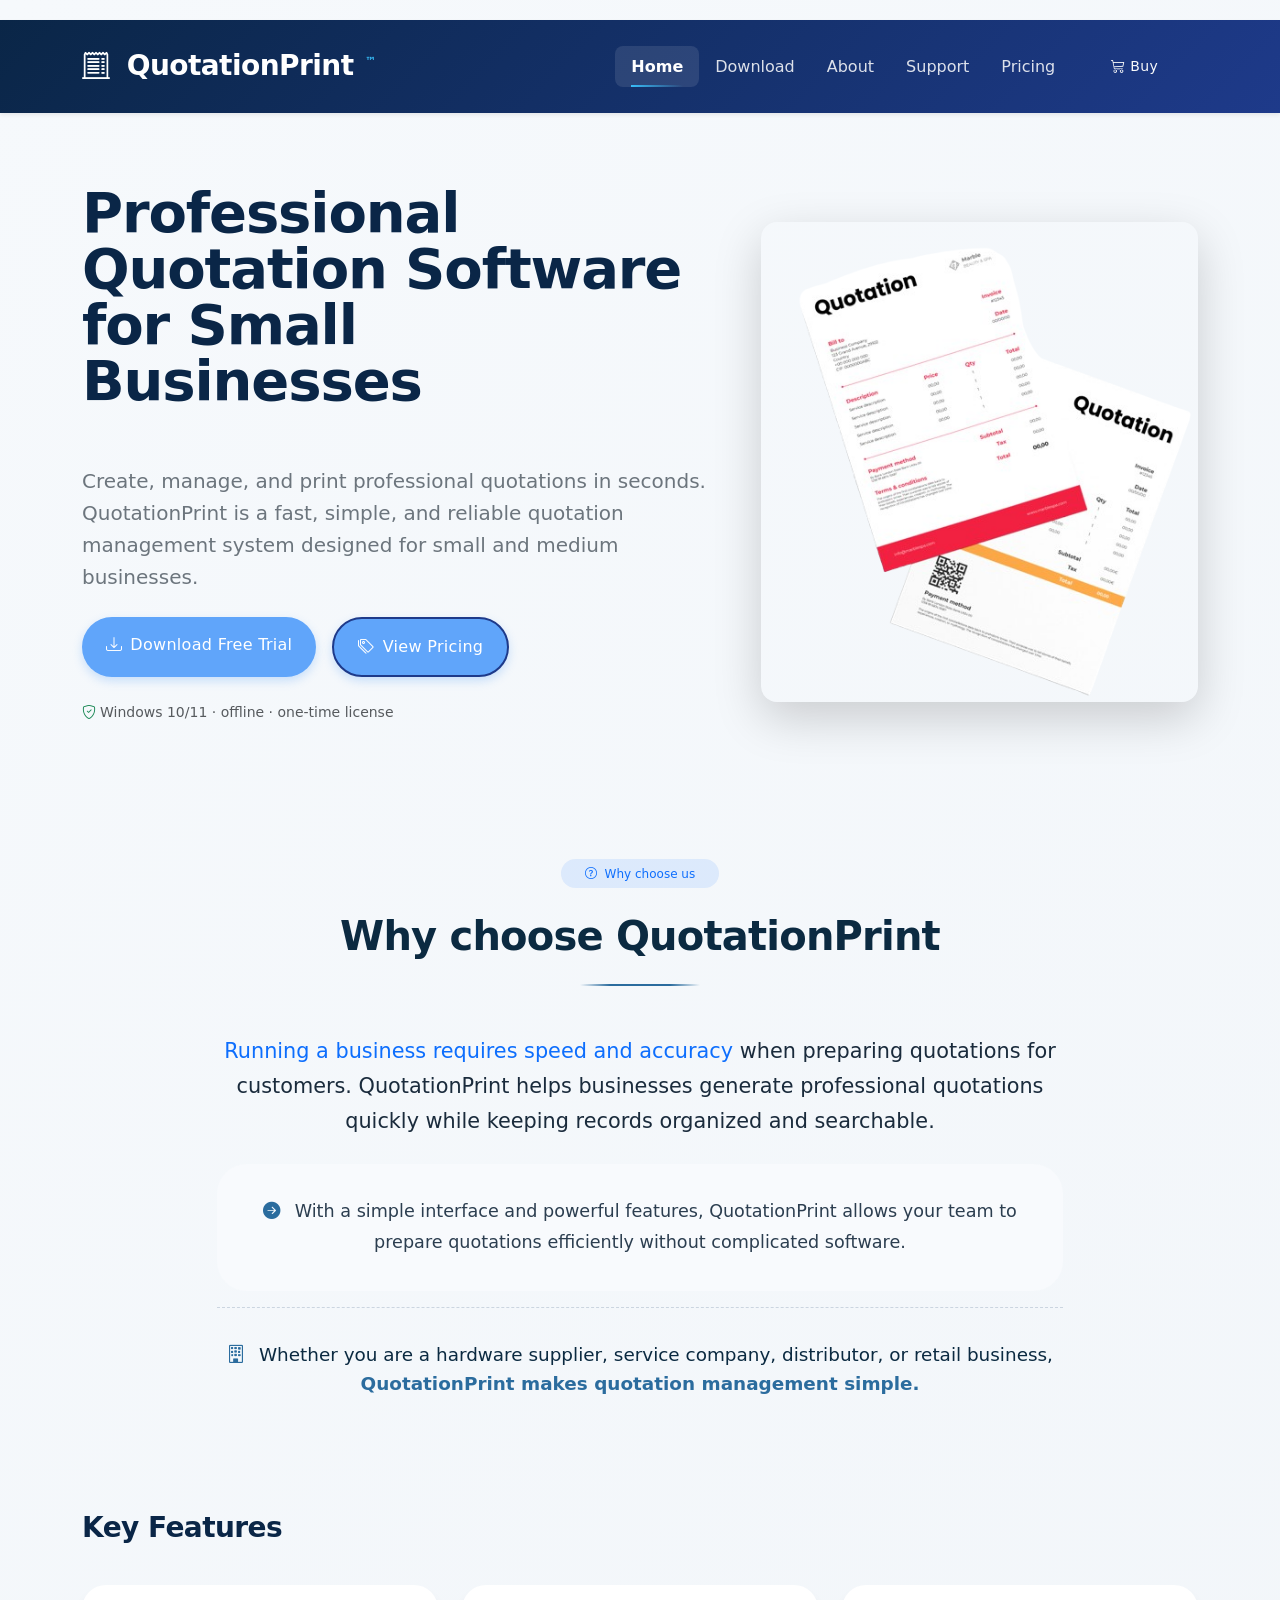
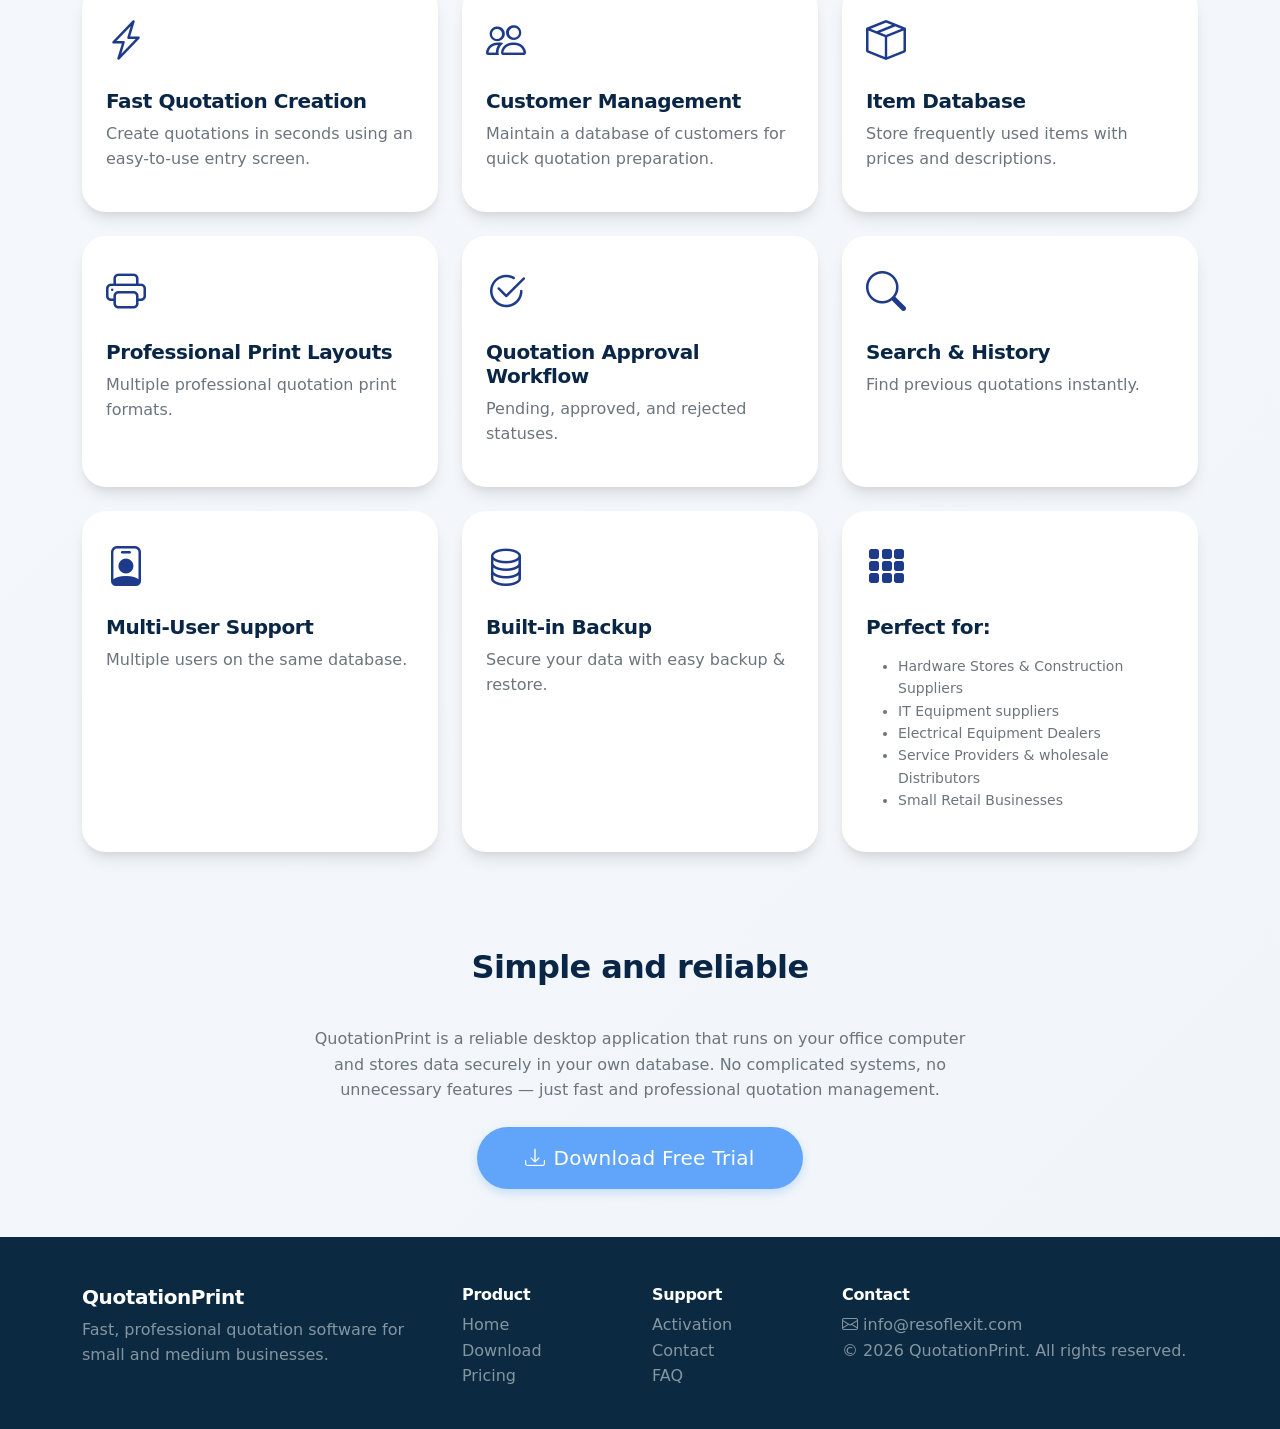
<file: index.html>
<!DOCTYPE html>
<html lang="en">
<head>
  <meta charset="UTF-8">
  <meta name="viewport" content="width=device-width, initial-scale=1.0">
  <title>QuotationPrint · Home </title>
  <!-- Bootstrap 5 (light + icons) -->
  <link href="https://cdn.jsdelivr.net/npm/bootstrap@5.3.2/dist/css/bootstrap.min.css" rel="stylesheet">
  <link rel="stylesheet" href="https://cdn.jsdelivr.net/npm/bootstrap-icons@1.11.3/font/bootstrap-icons.min.css">
  <link rel="stylesheet" href="style.css">
</head>
<body>

<!-- ======== NAVBAR ======== -->
<nav class="navbar navbar-expand-lg navbar-dark sticky-top shadow-sm">
  <div class="container">
    <a class="navbar-brand fw-semibold fs-3" href="index.html">
      <i class="bi bi-receipt-cutoff me-2"></i>
      <span class="notranslate brand-name">QuotationPrint</span>
    </a>
    <button class="navbar-toggler" type="button" data-bs-toggle="collapse" data-bs-target="#navbarMain" aria-controls="navbarMain" aria-expanded="false" aria-label="Toggle navigation">
      <span class="navbar-toggler-icon"></span>
    </button>
    <div class="collapse navbar-collapse" id="navbarMain">
      <ul class="navbar-nav ms-auto mb-2 mb-lg-0 align-items-center">
        <li class="nav-item"><a class="nav-link active" href="index.html">Home</a></li>
        <li class="nav-item"><a class="nav-link" href="download.html">Download</a></li>
        <li class="nav-item"><a class="nav-link" href="about.html">About</a></li>
        <li class="nav-item"><a class="nav-link" href="support.html">Support</a></li>
        <li class="nav-item"><a class="nav-link" href="pricing.html">Pricing</a></li>
        <li class="nav-item ms-lg-3">
          <a class="btn btn-outline-light btn-sm rounded-pill px-4" href="pricing.html">
            <i class="bi bi-cart3"></i> Buy
          </a>
        </li>
        <li class="nav-item ms-lg-3">
          <div id="google_translate_element"></div>
        </li>
      </ul>
    </div>
  </div>
</nav>

<!-- ======== HOME section (hero + features + perfect) ======== -->
<section id="home" class="hero-bg py-5">
  <div class="container py-4">
    <!-- Hero -->
    <div class="row align-items-center g-5">
      <div class="col-lg-7">
        <h1 class="display-4 fw-bold lh-1 section-title">Professional Quotation Software for Small Businesses</h1>
        <p class="lead text-secondary my-4">
          Create, manage, and print professional quotations in seconds.<br>
          <span class="notranslate brand-name">QuotationPrint</span> is a fast, simple, and reliable quotation management system designed for small and medium businesses.
        </p>
        <div class="d-flex flex-wrap gap-3">
          <a href="download.html" class="btn btn-primary btn-soft px-4 py-3"><i class="bi bi-download me-2"></i>Download Free Trial</a>
          <a href="pricing.html" class="btn btn-outline-primary btn-soft px-4 py-3"><i class="bi bi-tags me-2"></i>View Pricing</a>
        </div>
        <p class="text-muted mt-4 small"><i class="bi bi-shield-check text-success me-1"></i>Windows 10/11 · offline · one-time license</p>
      </div>
      <div class="col-lg-5">
        <img src="images/Invoice.png" alt="app preview" class="img-fluid rounded-4 shadow-lg">
      </div>
    </div>
  </div>
</section>

<!-- Why choose + features (cards) -->
<section class="py-5 container">
  <div class="text-center mb-5">
    <div class="mb-4 d-inline-block">
      <span class="badge bg-primary bg-opacity-10 text-primary px-4 py-2 rounded-pill fw-normal">
        <i class="bi bi-question-circle me-1"></i> Why choose us
      </span>
    </div>

    <h2 class="display-6 fw-semibold mb-4" style="color: #0b2a41; letter-spacing: -0.02em;">
      Why choose <span class=" brand-name">QuotationPrint</span>
    </h2>

    <div class="d-flex justify-content-center mb-5">
      <div style="width: 120px; height: 2px; background: linear-gradient(90deg, transparent, #2b6c9e, #2b6c9e, #2b6c9e, transparent);"></div>
    </div>

    <div class="container px-md-5">
      <div class="row justify-content-center">
        <div class="col-xl-10">
          <div style="max-width: 900px; margin: 0 auto;">
            <p class="lead mb-4" style="font-size: 1.3rem; font-weight: 300; color: #1a2b3c; line-height: 1.7;">
              <span class="fw-medium text-primary">Running a business requires speed and accuracy</span> when preparing quotations for customers.
              <span class="notranslate brand-name">QuotationPrint</span> helps businesses generate professional quotations quickly while keeping records organized and searchable.
            </p>
            <p style="font-size: 1.1rem; color: #2c3e50; line-height: 1.8; background: #f8fafd; padding: 2rem; border-radius: 30px;">
              <i class="bi bi-arrow-right-circle-fill me-2" style="color: #2b6c9e;"></i>
              With a simple interface and powerful features, <span class="notranslate brand-name">QuotationPrint</span> allows your team to prepare quotations efficiently without complicated software.
            </p>
            <div style="border-top: 1px dashed #cbd5e0; padding-top: 2rem;">
              <p class="mb-0" style="font-size: 1.15rem; font-weight: 400; color: #0b2a41;">
                <i class="bi bi-building me-2" style="color: #2b6c9e;"></i>
                Whether you are a hardware supplier, service company, distributor, or retail business,
                <span class="fw-semibold" style="color: #2b6c9e;">
                  <span class="notranslate brand-name">QuotationPrint</span> makes quotation management simple.
                </span>
              </p>
            </div>
          </div>
        </div>
      </div>
    </div>
  </div>

  <div class="my-5 py-2"></div>

  <div class="title-big pb-3 mb-3">
    <h3>Key Features</h3>
  </div>

  <div class="row g-4">
    <div class="col-md-4"><div class="card h-100 p-4"><i class="bi bi-lightning-charge feature-icon"></i><h5>Fast Quotation Creation</h5><p class="text-secondary">Create quotations in seconds using an easy-to-use entry screen.</p></div></div>
    <div class="col-md-4"><div class="card h-100 p-4"><i class="bi bi-people feature-icon"></i><h5>Customer Management</h5><p class="text-secondary">Maintain a database of customers for quick quotation preparation.</p></div></div>
    <div class="col-md-4"><div class="card h-100 p-4"><i class="bi bi-box-seam feature-icon"></i><h5>Item Database</h5><p class="text-secondary">Store frequently used items with prices and descriptions.</p></div></div>
    <div class="col-md-4"><div class="card h-100 p-4"><i class="bi bi-printer feature-icon"></i><h5>Professional Print Layouts</h5><p class="text-secondary">Multiple professional quotation print formats.</p></div></div>
    <div class="col-md-4"><div class="card h-100 p-4"><i class="bi bi-check2-circle feature-icon"></i><h5>Quotation Approval Workflow</h5><p class="text-secondary">Pending, approved, and rejected statuses.</p></div></div>
    <div class="col-md-4"><div class="card h-100 p-4"><i class="bi bi-search feature-icon"></i><h5>Search & History</h5><p class="text-secondary">Find previous quotations instantly.</p></div></div>
    <div class="col-md-4"><div class="card h-100 p-4"><i class="bi bi-person-badge feature-icon"></i><h5>Multi-User Support</h5><p class="text-secondary">Multiple users on the same database.</p></div></div>
    <div class="col-md-4"><div class="card h-100 p-4"><i class="bi bi-database feature-icon"></i><h5>Built-in Backup</h5><p class="text-secondary">Secure your data with easy backup & restore.</p></div></div>
    <div class="col-md-4"><div class="card h-100 p-4 bg-soft-gray"><i class="bi bi-grid-3x3-gap-fill feature-icon"></i><h5 class="fw-semibold">Perfect for:</h5><ul class="list-tick small text-secondary mt-2"><li>Hardware Stores & Construction Suppliers</li><li>IT Equipment suppliers</li><li>Electrical Equipment Dealers</li><li>Service Providers & wholesale Distributors</li><li>Small Retail Businesses</li></ul></div></div>
  </div>
</section>

<!-- Simple and reliable + CTA -->
<section class="bg-soft-gray py-5">
  <div class="container text-center">
    <h2 class="section-title">Simple and reliable</h2>
    <p class="col-lg-7 mx-auto text-secondary">
      <span class="notranslate brand-name">QuotationPrint</span> is a reliable desktop application that runs on your office computer and stores data securely in your own database. No complicated systems, no unnecessary features — just fast and professional quotation management.
    </p>
    <div class="mt-4">
      <a href="download.html" class="btn btn-primary btn-soft btn-lg px-5 py-3"><i class="bi bi-download me-2"></i>Download Free Trial</a>
    </div>
  </div>
</section>

<!-- FOOTER -->
<footer class="pt-5 pb-4">
  <div class="container">
    <div class="row">
      <div class="col-md-4">
        <h5 class="text-white">
          <span class="notranslate brand-name">QuotationPrint</span>
        </h5>
        <p class="text-white-50">Fast, professional quotation software for small and medium businesses.</p>
      </div>
      <div class="col-md-2">
        <h6 class="text-white">Product</h6>
        <ul class="list-unstyled">
          <li><a href="index.html" class="text-white-50 text-decoration-none">Home</a></li>
          <li><a href="download.html" class="text-white-50 text-decoration-none">Download</a></li>
          <li><a href="pricing.html" class="text-white-50 text-decoration-none">Pricing</a></li>
        </ul>
      </div>
      <div class="col-md-2">
        <h6 class="text-white">Support</h6>
        <ul class="list-unstyled">
          <li><a href="support.html" class="text-white-50 text-decoration-none">Activation</a></li>
          <li><a href="support.html" class="text-white-50 text-decoration-none">Contact</a></li>
          <li class="text-white-50">FAQ</li>
        </ul>
      </div>
      <div class="col-md-4">
        <h6 class="text-white">Contact</h6>
        <p class="text-white-50">
          <i class="bi bi-envelope"></i> info@resoflexit.com<br>
          © 2026 <span class="notranslate brand-name">QuotationPrint</span>. All rights reserved.
        </p>
      </div>
    </div>
  </div>
</footer>

<!-- Bootstrap JS -->
<script src="https://cdn.jsdelivr.net/npm/bootstrap@5.3.2/dist/js/bootstrap.bundle.min.js"></script>
<script src="script.js"></script>
<script src="//translate.google.com/translate_a/element.js?cb=googleTranslateElementInit"></script>
</body>
</html>
</file>
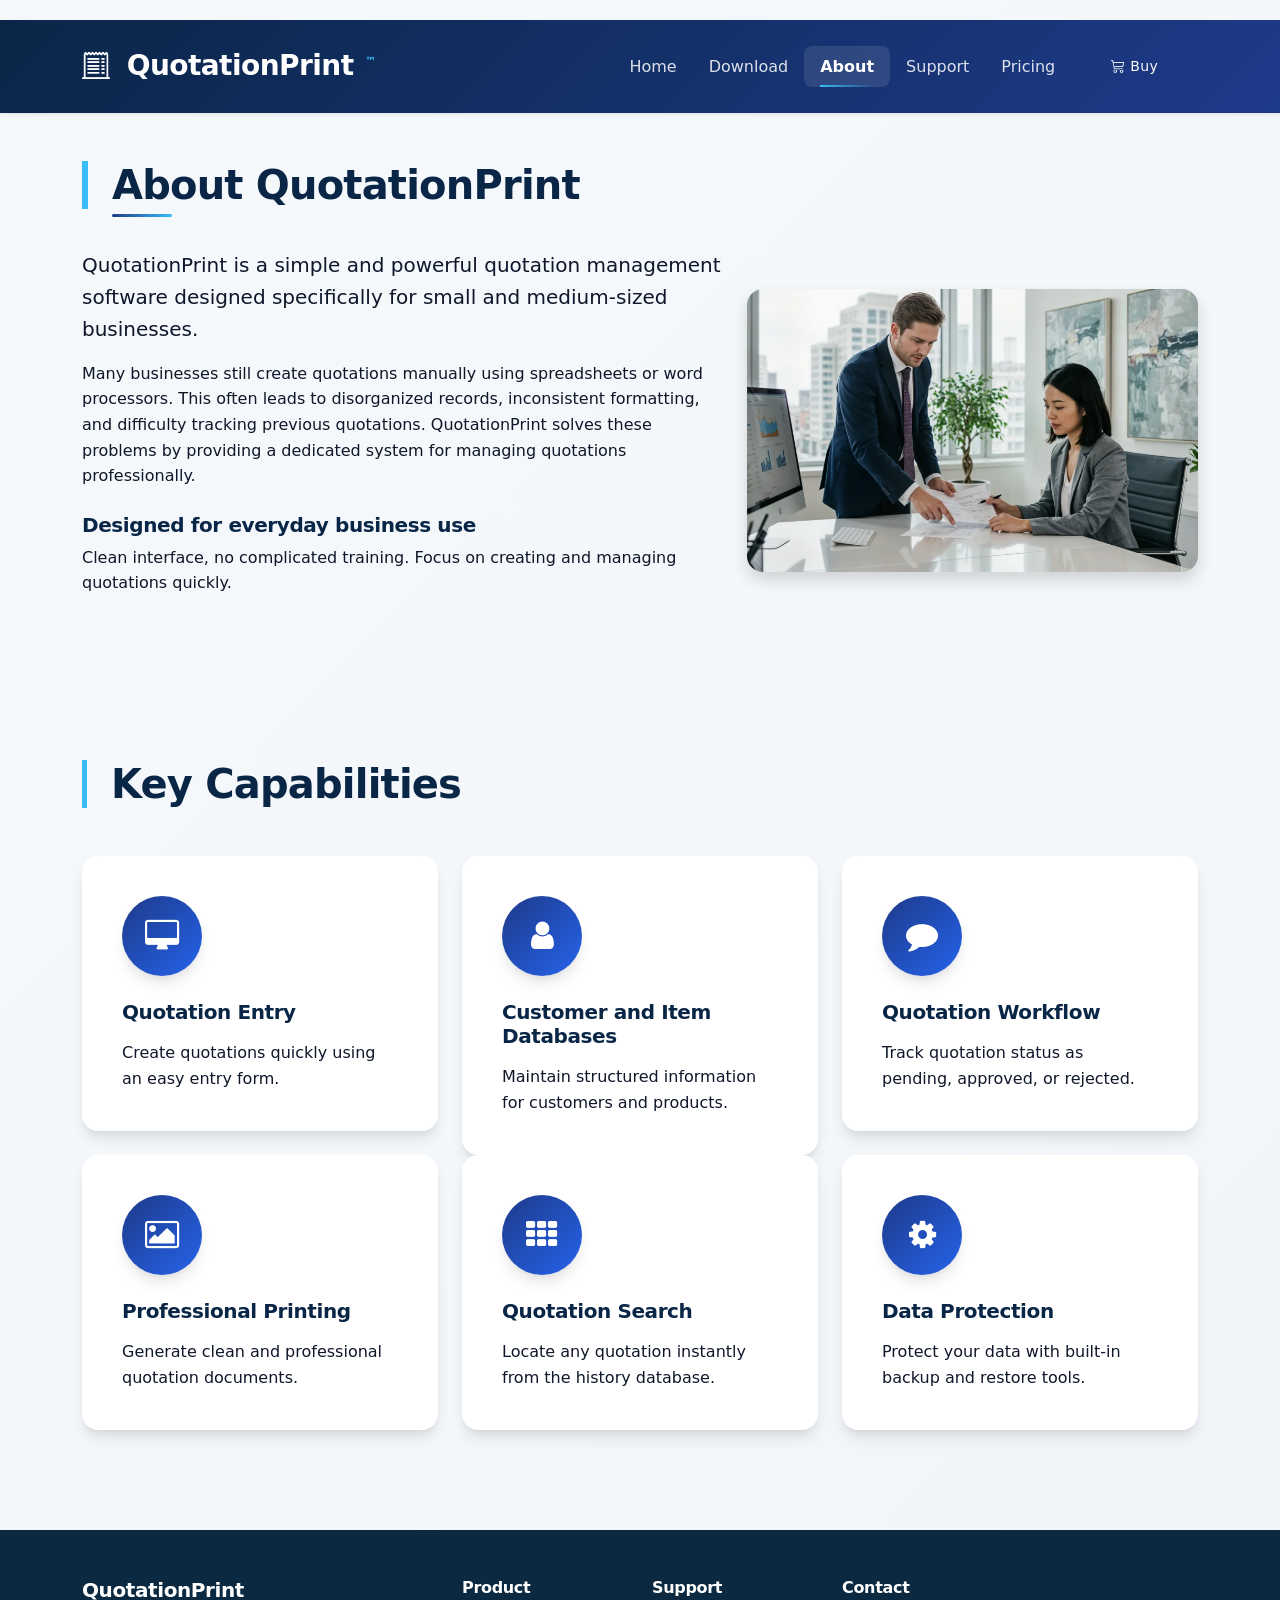
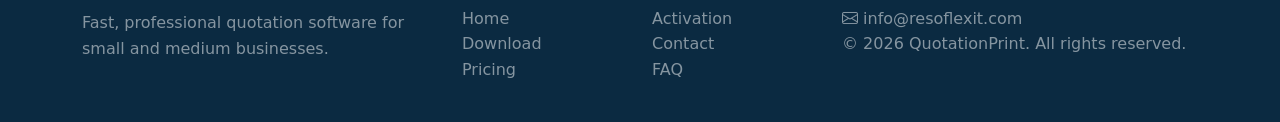
<file: about.html>
<!DOCTYPE html>
<html lang="en">
<head>
  <meta charset="UTF-8">
  <meta name="viewport" content="width=device-width, initial-scale=1.0">
  <title>QuotationPrint · About Us</title>
  <!-- Bootstrap 5 (light + icons) -->
  <link href="https://cdn.jsdelivr.net/npm/bootstrap@5.3.2/dist/css/bootstrap.min.css" rel="stylesheet">
  <link rel="stylesheet" href="https://cdn.jsdelivr.net/npm/bootstrap-icons@1.11.3/font/bootstrap-icons.min.css">
  <link href="https://maxcdn.bootstrapcdn.com/font-awesome/4.3.0/css/font-awesome.min.css" rel="stylesheet">
  <link rel="stylesheet" href="style.css">
</head>
<body>

<!-- ======== NAVBAR ======== -->
<nav class="navbar navbar-expand-lg navbar-dark sticky-top shadow-sm">
  <div class="container">
    <a class="navbar-brand fw-semibold fs-3" href="index.html">
      <i class="bi bi-receipt-cutoff me-2"></i>
      <span class="notranslate brand-name">QuotationPrint</span>
    </a>
    <button class="navbar-toggler" type="button" data-bs-toggle="collapse" data-bs-target="#navbarMain" aria-controls="navbarMain" aria-expanded="false" aria-label="Toggle navigation">
      <span class="navbar-toggler-icon"></span>
    </button>
    <div class="collapse navbar-collapse" id="navbarMain">
      <ul class="navbar-nav ms-auto mb-2 mb-lg-0 align-items-center">
        <li class="nav-item"><a class="nav-link" href="index.html">Home</a></li>
        <li class="nav-item"><a class="nav-link" href="download.html">Download</a></li>
        <li class="nav-item"><a class="nav-link active" href="about.html">About</a></li>
        <li class="nav-item"><a class="nav-link" href="support.html">Support</a></li>
        <li class="nav-item"><a class="nav-link" href="pricing.html">Pricing</a></li>
        <li class="nav-item ms-lg-3">
          <a class="btn btn-outline-light btn-sm rounded-pill px-4" href="pricing.html">
            <i class="bi bi-cart3"></i> Buy
          </a>
        </li>
        <li class="nav-item ms-lg-3">
          <div id="google_translate_element"></div>
        </li>
      </ul>
    </div>
  </div>
</nav>

<!-- ABOUT PAGE CONTENT -->
<section class="py-5">
  <div class="container">
    <h1 class="page-title">About <span class=" brand-name" translate="no">QuotationPrint</span></h1>
    <div class="row g-4 align-items-center">
      <div class="col-lg-7">
        <p class="lead"><span class="notranslate brand-name">QuotationPrint</span> is a simple and powerful quotation management software designed specifically for small and medium-sized businesses.</p>
        <p>Many businesses still create quotations manually using spreadsheets or word processors. This often leads to disorganized records, inconsistent formatting, and difficulty tracking previous quotations. <span class="notranslate brand-name">QuotationPrint</span> solves these problems by providing a dedicated system for managing quotations professionally.</p>
        <h5 class="mt-4">Designed for everyday business use</h5>
        <p>Clean interface, no complicated training. Focus on creating and managing quotations quickly.</p>
      </div>
      <div class="col-lg-5">
        <img src="images/Invoie2.jpg" class="img-fluid rounded-4 shadow" alt="about">
      </div>
    </div>
  </div>
</section> 

<section class="section services-section" id="services">
  <div class="container">
    <div class="row">
      <div class="col-lg-6">
        <div class="section-title">
          <h2>Key Capabilities</h2>
        </div>
      </div>
    </div>
    <div class="row">
      <!-- feature box -->
      <div class="col-sm-6 col-lg-4">
        <div class="feature-box-1">
          <div class="icon">
            <i class="fa fa-desktop"></i>
          </div>
          <div class="feature-content">
            <h5>Quotation Entry</h5>
            <p>Create quotations quickly using an easy entry form.</p>
          </div>
        </div>
      </div>

      <div class="col-sm-6 col-lg-4">
        <div class="feature-box-1">
          <div class="icon">
            <i class="fa fa-user"></i>
          </div>
          <div class="feature-content">
            <h5>Customer and Item Databases</h5>
            <p>Maintain structured information for customers and products.</p>
          </div>
        </div>
      </div>

      <div class="col-sm-6 col-lg-4">
        <div class="feature-box-1">
          <div class="icon">
            <i class="fa fa-comment"></i>
          </div>
          <div class="feature-content">
            <h5>Quotation Workflow</h5>
            <p>Track quotation status as pending, approved, or rejected.</p>
          </div>
        </div>
      </div>

      <div class="col-sm-6 col-lg-4">
        <div class="feature-box-1">
          <div class="icon">
            <i class="fa fa-image"></i>
          </div>
          <div class="feature-content">
            <h5>Professional Printing</h5>
            <p>Generate clean and professional quotation documents.</p>
          </div>
        </div>
      </div>

      <div class="col-sm-6 col-lg-4">
        <div class="feature-box-1">
          <div class="icon">
            <i class="fa fa-th"></i>
          </div>
          <div class="feature-content">
            <h5>Quotation Search</h5>
            <p>Locate any quotation instantly from the history database.</p>
          </div>
        </div>
      </div>

      <div class="col-sm-6 col-lg-4">
        <div class="feature-box-1">
          <div class="icon">
            <i class="fa fa-cog"></i>
          </div>
          <div class="feature-content">
            <h5>Data Protection</h5>
            <p>Protect your data with built-in backup and restore tools.</p>
          </div>
        </div>
      </div>
    </div>
  </div>
</section>

<!-- FOOTER -->
<footer class="pt-5 pb-4">
  <div class="container">
    <div class="row">
      <div class="col-md-4">
        <h5 class="text-white">
          <span class="notranslate brand-name">QuotationPrint</span>
        </h5>
        <p class="text-white-50">Fast, professional quotation software for small and medium businesses.</p>
      </div>
      <div class="col-md-2">
        <h6 class="text-white">Product</h6>
        <ul class="list-unstyled">
          <li><a href="index.html" class="text-white-50 text-decoration-none">Home</a></li>
          <li><a href="download.html" class="text-white-50 text-decoration-none">Download</a></li>
          <li><a href="pricing.html" class="text-white-50 text-decoration-none">Pricing</a></li>
        </ul>
      </div>
      <div class="col-md-2">
        <h6 class="text-white">Support</h6>
        <ul class="list-unstyled">
          <li><a href="support.html" class="text-white-50 text-decoration-none">Activation</a></li>
          <li><a href="support.html" class="text-white-50 text-decoration-none">Contact</a></li>
          <li class="text-white-50">FAQ</li>
        </ul>
      </div>
      <div class="col-md-4">
        <h6 class="text-white">Contact</h6>
        <p class="text-white-50">
          <i class="bi bi-envelope"></i> info@resoflexit.com<br>
          © 2026 <span class="notranslate brand-name">QuotationPrint</span>. All rights reserved.
        </p>
      </div>
    </div>
  </div>
</footer>

<!-- Bootstrap JS -->
<script src="https://cdn.jsdelivr.net/npm/bootstrap@5.3.2/dist/js/bootstrap.bundle.min.js"></script>
<script src="script.js"></script>
<script src="//translate.google.com/translate_a/element.js?cb=googleTranslateElementInit"></script>
</body>
</html>
</file>
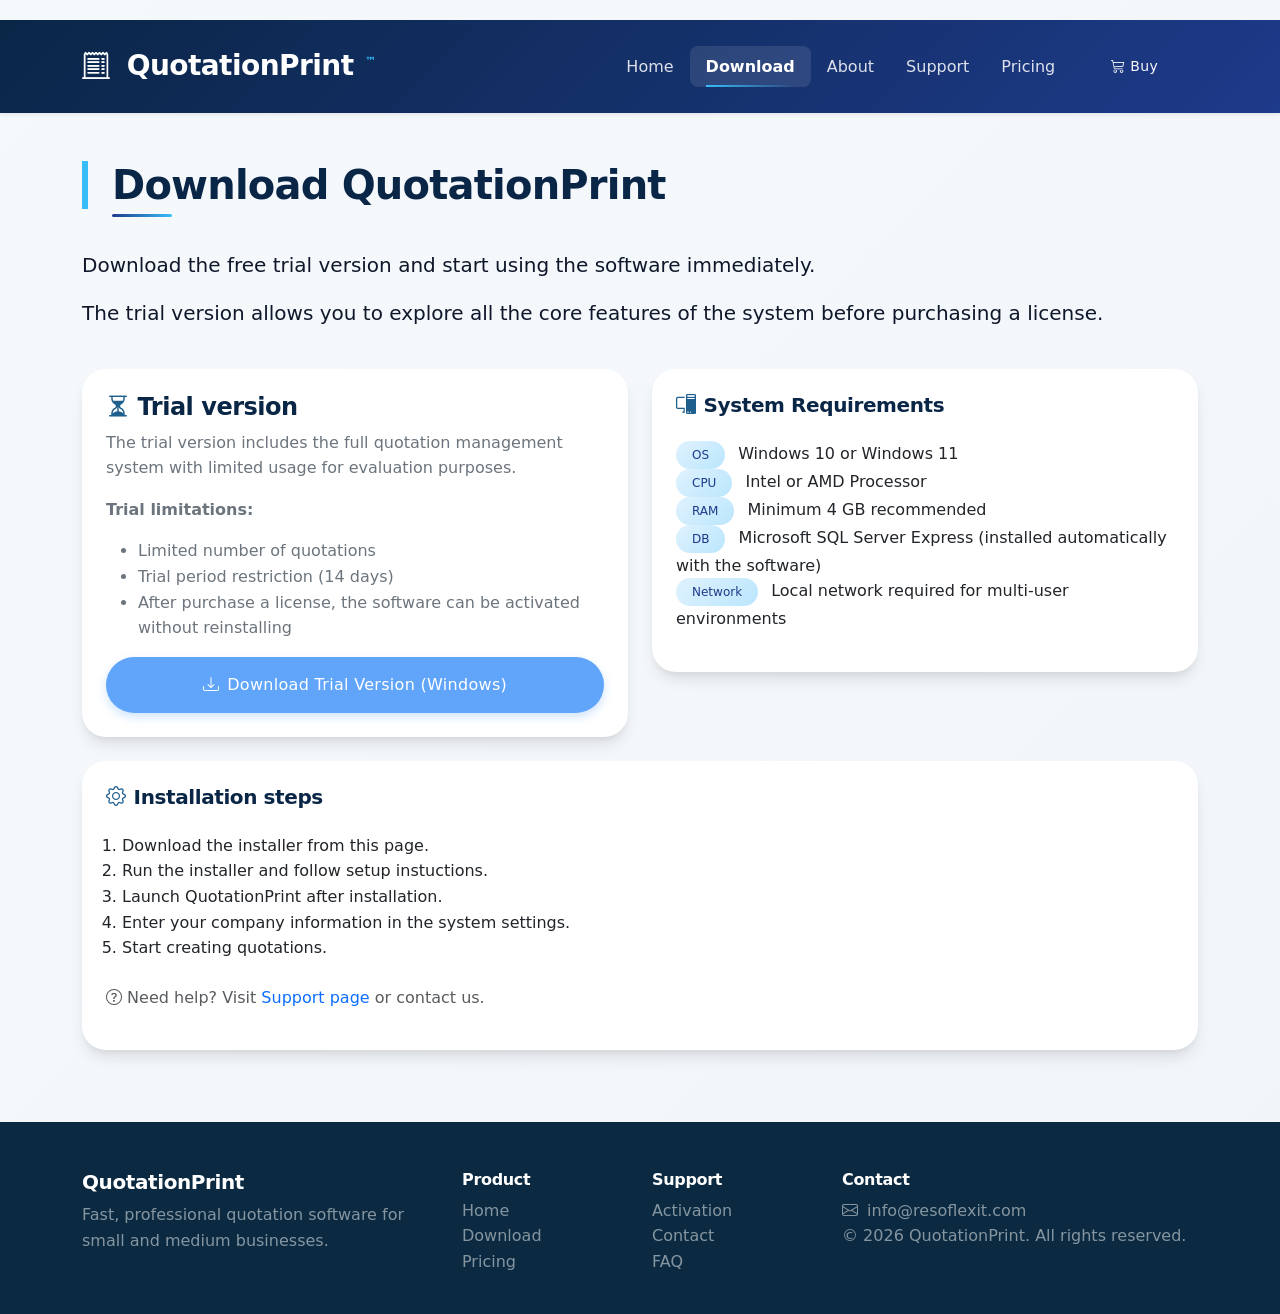
<file: download.html>
<!DOCTYPE html>
<html lang="en">
<head>
  <meta charset="UTF-8">
  <meta name="viewport" content="width=device-width, initial-scale=1.0">
  <title>QuotationPrint · Download</title>
  <!-- Bootstrap 5 (light + icons) -->
  <link href="https://cdn.jsdelivr.net/npm/bootstrap@5.3.2/dist/css/bootstrap.min.css" rel="stylesheet">
  <link rel="stylesheet" href="https://cdn.jsdelivr.net/npm/bootstrap-icons@1.11.3/font/bootstrap-icons.min.css">
  <link rel="stylesheet" href="style.css">
</head>
<body>

<!-- ======== NAVBAR ======== -->
<nav class="navbar navbar-expand-lg navbar-dark sticky-top shadow-sm">
  <div class="container">
    <a class="navbar-brand fw-semibold fs-3" href="index.html">
      <i class="bi bi-receipt-cutoff me-2"></i>
      <span class="notranslate brand-name">QuotationPrint</span>
    </a>
    <button class="navbar-toggler" type="button" data-bs-toggle="collapse" data-bs-target="#navbarMain" aria-controls="navbarMain" aria-expanded="false" aria-label="Toggle navigation">
      <span class="navbar-toggler-icon"></span>
    </button>
    <div class="collapse navbar-collapse" id="navbarMain">
      <ul class="navbar-nav ms-auto mb-2 mb-lg-0 align-items-center">
        <li class="nav-item"><a class="nav-link" href="index.html">Home</a></li>
        <li class="nav-item"><a class="nav-link active" href="download.html">Download</a></li>
        <li class="nav-item"><a class="nav-link" href="about.html">About</a></li>
        <li class="nav-item"><a class="nav-link" href="support.html">Support</a></li>
        <li class="nav-item"><a class="nav-link" href="pricing.html">Pricing</a></li>
        <li class="nav-item ms-lg-3">
          <a class="btn btn-outline-light btn-sm rounded-pill px-4" href="pricing.html">
            <i class="bi bi-cart3"></i> Buy
          </a>
        </li>
        <li class="nav-item ms-lg-3">
          <div id="google_translate_element"></div>
        </li>
      </ul>
    </div>
  </div>
</nav>

<!-- DOWNLOAD PAGE CONTENT -->
<section class="py-5">
  <div class="container">
    <h1 class="page-title">Download <span class=" brand-name" translate="no">QuotationPrint</span></h1>
    <p class="lead">Download the free trial version and start using the software immediately.</p>
    <p class="lead">The trial version allows you to explore all the core features of the system before purchasing a license.</p>

    <div class="row g-4 mt-3">
      <div class="col-md-6">
        <div class="card p-4">
          <h4><i class="bi bi-hourglass-split me-2" style="color: #1e5f8e;"></i>Trial version</h4>
          <p class="text-secondary">The trial version includes the full quotation management system with limited usage for evaluation purposes.</p>
          <p class="text-secondary"><strong>Trial limitations:</strong></p>

          <ul class="text-secondary">
            <li>Limited number of quotations</li>
            <li>Trial period restriction (14 days)</li>
            <li>After purchase a license, the software can be activated without reinstalling</li>
          </ul>

          <a href="#" class="btn btn-primary btn-soft w-100 py-3">
            <i class="bi bi-download me-2"></i>Download Trial Version (Windows)
          </a>
        </div>
      </div>

      <div class="col-md-6">
        <div class="card p-4">
          <h5><i class="bi bi-pc-display me-2" style="color: #1e5f8e;"></i>System Requirements</h5>
          <ul class="list-unstyled mt-3">
            <li><span class="badge-soft badge me-2">OS</span> Windows 10 or Windows 11</li>
            <li><span class="badge-soft badge me-2">CPU</span> Intel or AMD Processor</li>
            <li><span class="badge-soft badge me-2">RAM</span> Minimum 4 GB recommended</li>
            <li><span class="badge-soft badge me-2">DB</span> Microsoft SQL Server Express (installed automatically with the software)</li>
            <li><span class="badge-soft badge me-2">Network</span> Local network required for multi-user environments</li>
          </ul>
        </div>
      </div>
    </div>

    <div class="row mt-4">
      <div class="col-12">
        <div class="card p-4">
          <h5><i class="bi bi-gear me-2" style="color: #1e5f8e;"></i>Installation steps</h5>
          <ol class="mt-3 ps-3">
            <li>Download the installer from this page.</li>
            <li>Run the installer and follow setup instuctions.</li>
            <li>Launch <span class="notranslate brand-name">QuotationPrint</span> after installation.</li>
            <li>Enter your company information in the system settings.</li>
            <li>Start creating quotations.</li>
          </ol>
          <p class="text-muted mt-2">
            <i class="bi bi-question-circle"></i> Need help? Visit
            <a href="support.html" class="text-decoration-none">Support page</a> or contact us.
          </p>
        </div>
      </div>
    </div>
  </div>
</section>

<!-- FOOTER -->
<footer class="pt-5 pb-4 mt-4">
  <div class="container">
    <div class="row">
      <div class="col-md-4">
        <h5 class="text-white">
          <span class="notranslate brand-name">QuotationPrint</span>
        </h5>
        <p class="text-white-50">Fast, professional quotation software for small and medium businesses.</p>
      </div>
      <div class="col-md-2">
        <h6 class="text-white">Product</h6>
        <ul class="list-unstyled">
          <li><a href="index.html" class="text-white-50 text-decoration-none">Home</a></li>
          <li><a href="download.html" class="text-white-50 text-decoration-none">Download</a></li>
          <li><a href="pricing.html" class="text-white-50 text-decoration-none">Pricing</a></li>
        </ul>
      </div>
      <div class="col-md-2">
        <h6 class="text-white">Support</h6>
        <ul class="list-unstyled">
          <li><a href="support.html" class="text-white-50 text-decoration-none">Activation</a></li>
          <li><a href="support.html" class="text-white-50 text-decoration-none">Contact</a></li>
          <li class="text-white-50">FAQ</li>
        </ul>
      </div>
      <div class="col-md-4">
        <h6 class="text-white">Contact</h6>
        <p class="text-white-50">
          <i class="bi bi-envelope me-1"></i> info@resoflexit.com<br>
          © 2026 <span class="notranslate brand-name">QuotationPrint</span>. All rights reserved.
        </p>
      </div>
    </div>
  </div>
</footer>

<!-- Bootstrap JS -->
<script src="https://cdn.jsdelivr.net/npm/bootstrap@5.3.2/dist/js/bootstrap.bundle.min.js"></script>
<script src="script.js"></script>
<script src="//translate.google.com/translate_a/element.js?cb=googleTranslateElementInit"></script>
</body>
</html>
</file>
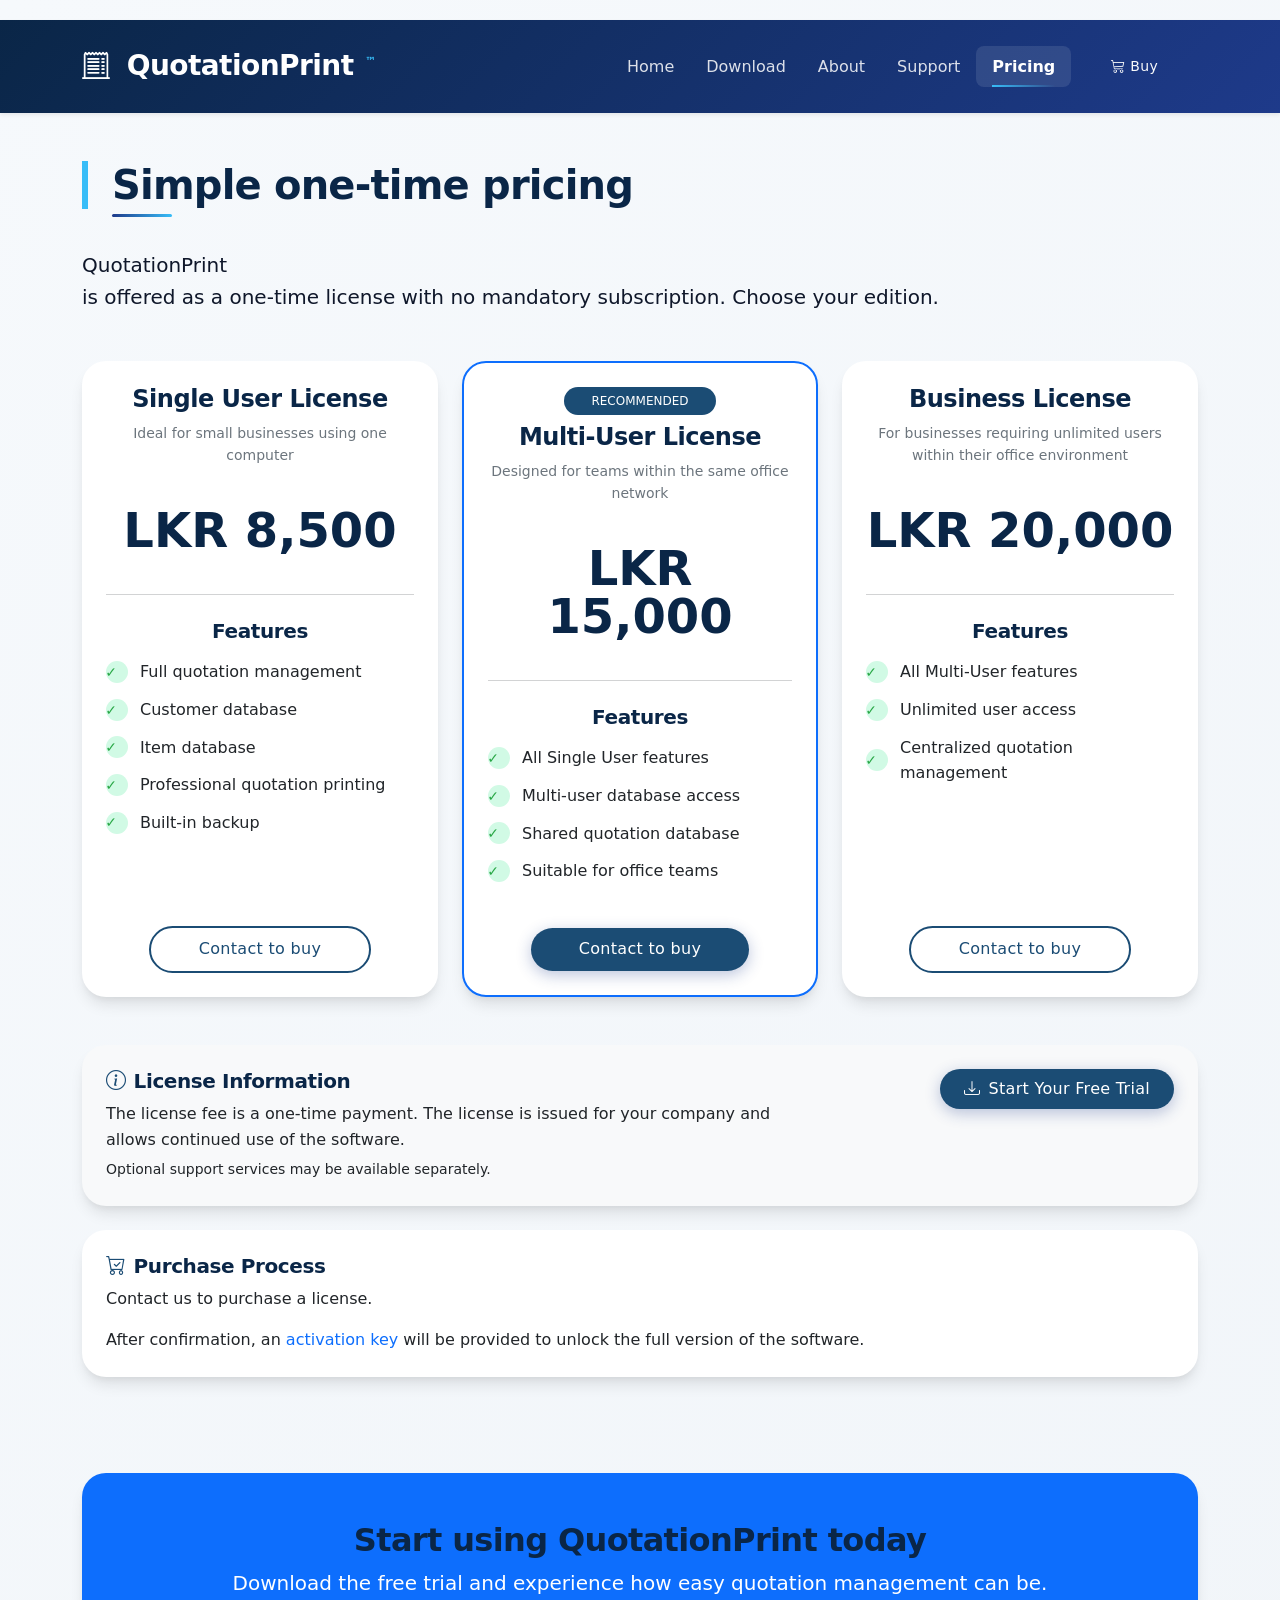
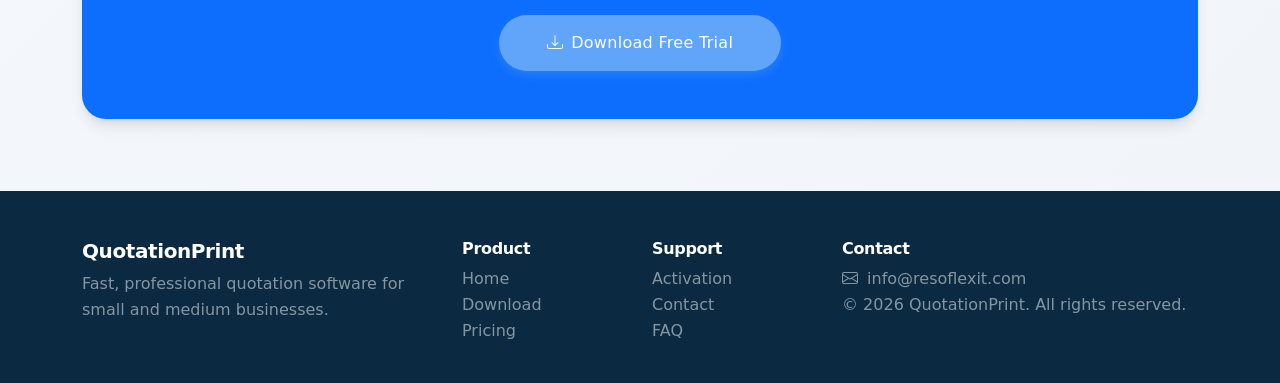
<file: pricing.html>
<!DOCTYPE html>
<html lang="en">
<head>
  <meta charset="UTF-8">
  <meta name="viewport" content="width=device-width, initial-scale=1.0">
  <title>QuotationPrint · Pricing</title>
  <!-- Bootstrap 5 (light + icons) -->
  <link href="https://cdn.jsdelivr.net/npm/bootstrap@5.3.2/dist/css/bootstrap.min.css" rel="stylesheet">
  <link rel="stylesheet" href="https://cdn.jsdelivr.net/npm/bootstrap-icons@1.11.3/font/bootstrap-icons.min.css">
  <link rel="stylesheet" href="style.css">
  <style>
    .price {
      font-size: 2.5rem;
      font-weight: 700;
      color: #0b2a41;
      margin: 1rem 0;
    }
    .list-checked {
      list-style: none;
      padding-left: 0;
    }
    .list-checked li {
      margin-bottom: 0.75rem;
    }
    .list-checked li::before {
      content: "✓";
      color: #28a745;
      font-weight: 700;
      padding-right: 0.75rem;
    }
    .btn-soft {
      border-radius: 40px;
      padding: 0.5rem 1.8rem;
    }
    .btn-primary {
      background: #1b4c74;
      border-color: #1b4c74;
    }
    .btn-outline-primary {
      border-color: #1b4c74;
      color: #1b4c74;
    }
    .btn-outline-primary:hover {
      background: #1b4c74;
      color: white;
    }
    .badge.bg-primary {
      background-color: #1b4c74 !important;
    }
  </style>
</head>
<body>

<!-- ======== NAVBAR ======== -->
<nav class="navbar navbar-expand-lg navbar-dark sticky-top shadow-sm">
  <div class="container">
    <a class="navbar-brand fw-semibold fs-3" href="index.html">
      <i class="bi bi-receipt-cutoff me-2"></i>
      <span class="notranslate brand-name">QuotationPrint</span>
    </a>
    <button class="navbar-toggler" type="button" data-bs-toggle="collapse" data-bs-target="#navbarMain" aria-controls="navbarMain" aria-expanded="false" aria-label="Toggle navigation">
      <span class="navbar-toggler-icon"></span>
    </button>
    <div class="collapse navbar-collapse" id="navbarMain">
      <ul class="navbar-nav ms-auto mb-2 mb-lg-0 align-items-center">
        <li class="nav-item"><a class="nav-link" href="index.html">Home</a></li>
        <li class="nav-item"><a class="nav-link" href="download.html">Download</a></li>
        <li class="nav-item"><a class="nav-link" href="about.html">About</a></li>
        <li class="nav-item"><a class="nav-link" href="support.html">Support</a></li>
        <li class="nav-item"><a class="nav-link active" href="pricing.html">Pricing</a></li>
        <li class="nav-item ms-lg-3">
          <a class="btn btn-outline-light btn-sm rounded-pill px-4" href="pricing.html">
            <i class="bi bi-cart3"></i> Buy
          </a>
        </li>
        <li class="nav-item ms-lg-3">
          <div id="google_translate_element"></div>
        </li>
      </ul>
    </div>
  </div>
</nav>

<!-- PRICING PAGE CONTENT -->
<section class="py-5">
  <div class="container">
    <h1 class="page-title">Simple one-time pricing</h1>
    <p class="lead mb-4"><span class="notranslate brand-name">QuotationPrint</span> <br> is offered as a one-time license with no mandatory subscription. Choose your edition.</p>
    
    <div class="row g-4 mt-3">
      <!-- Single User License -->
      <div class="col-md-4">
        <div class="card pricing-card h-100 p-4 text-center">
          <h4>Single User License</h4>
          <p class="text-secondary small">Ideal for small businesses using one computer</p>
          <div class="price">LKR 8,500</div>
          <hr>
          <h5 class="mt-2">Features</h5>
          <ul class="list-checked text-start mt-2">
            <li>Full quotation management</li>
            <li>Customer database</li>
            <li>Item database</li>
            <li>Professional quotation printing</li>
            <li>Built-in backup</li>
          </ul>
          <div class="mt-auto pt-3">
            <a href="#" class="btn btn-outline-primary rounded-pill px-5">Contact to buy</a>
          </div>
        </div>
      </div>
      
      <!-- Multi-User License -->
      <div class="col-md-4">
        <div class="card pricing-card h-100 p-4 text-center border border-primary border-2">
          <span class="badge bg-primary text-white w-50 mx-auto rounded-pill mb-2 py-2">RECOMMENDED</span>
          <h4>Multi-User License</h4>
          <p class="text-secondary small">Designed for teams within the same office network</p>
          <div class="price">LKR 15,000</div>
          <hr>
          <h5 class="mt-2">Features</h5>
          <ul class="list-checked text-start mt-2">
            <li>All Single User features</li>
            <li>Multi-user database access</li>
            <li>Shared quotation database</li>
            <li>Suitable for office teams</li>
          </ul>
          <div class="mt-auto pt-3">
            <a href="#" class="btn btn-primary rounded-pill px-5">Contact to buy</a>
          </div>
        </div>
      </div>
      
      <!-- Business License -->
      <div class="col-md-4">
        <div class="card pricing-card h-100 p-4 text-center">
          <h4>Business License</h4>
          <p class="text-secondary small">For businesses requiring unlimited users within their office environment</p>
          <div class="price">LKR 20,000</div>
          <hr>
          <h5 class="mt-2">Features</h5>
          <ul class="list-checked text-start mt-2">
            <li>All Multi-User features</li>
            <li>Unlimited user access</li>
            <li>Centralized quotation management</li>
          </ul>
          <div class="mt-auto pt-3">
            <a href="#" class="btn btn-outline-primary rounded-pill px-5">Contact to buy</a>
          </div>
        </div>
      </div>
    </div>
    
    <!-- License Information -->
    <div class="row mt-5">
      <div class="col-12">
        <div class="card p-4 bg-light">
          <div class="row">
            <div class="col-md-8">
              <h5><i class="bi bi-info-circle me-2" style="color: #1b4c74;"></i>License Information</h5>
              <p class="mb-1">The license fee is a one-time payment. The license is issued for your company and allows continued use of the software.</p>
              <p class="mb-0"><small>Optional support services may be available separately.</small></p>
            </div>
            <div class="col-md-4 text-md-end mt-3 mt-md-0">
              <a href="download.html" class="btn btn-primary rounded-pill px-4 py-2"><i class="bi bi-download me-2"></i>Start Your Free Trial</a>
            </div>
          </div>
        </div>
      </div>
    </div>
    
    <!-- Purchase Process -->
    <div class="row mt-4">
      <div class="col-12">
        <div class="card p-4">
          <h5><i class="bi bi-cart-check me-2" style="color: #1b4c74;"></i>Purchase Process</h5>
          <p>Contact us to purchase a license.</p>
          <p class="mb-0">After confirmation, an <a href="#" class="text-decoration-none">activation key</a> will be provided to unlock the full version of the software.</p>
        </div>
      </div>
    </div>

  </div>
</section>

<!-- final CTA -->
<section class="py-5 container text-center">
  <div class="card p-5 bg-primary text-white">
    <h2 class="fw-bold">Start using <span class="brand-name">QuotationPrint</span> today</h2>
    <p class="lead">Download the free trial and experience how easy quotation management can be.</p>
    <div>
      <a href="download.html" class="btn btn-light btn-soft px-5 py-3"><i class="bi bi-download me-2"></i>Download Free Trial</a>
    </div>
  </div>
</section>

<!-- FOOTER -->
<footer class="pt-5 pb-4 mt-4">
  <div class="container">
    <div class="row">
      <div class="col-md-4">
        <h5 class="text-white">
          <span class="notranslate brand-name">QuotationPrint</span>
        </h5>
        <p class="text-white-50">Fast, professional quotation software for small and medium businesses.</p>
      </div>
      <div class="col-md-2">
        <h6 class="text-white">Product</h6>
        <ul class="list-unstyled">
          <li><a href="index.html" class="text-white-50 text-decoration-none">Home</a></li>
          <li><a href="download.html" class="text-white-50 text-decoration-none">Download</a></li>
          <li><a href="pricing.html" class="text-white-50 text-decoration-none">Pricing</a></li>
        </ul>
      </div>
      <div class="col-md-2">
        <h6 class="text-white">Support</h6>
        <ul class="list-unstyled">
          <li><a href="support.html" class="text-white-50 text-decoration-none">Activation</a></li>
          <li><a href="support.html" class="text-white-50 text-decoration-none">Contact</a></li>
          <li class="text-white-50">FAQ</li>
        </ul>
      </div>
      <div class="col-md-4">
        <h6 class="text-white">Contact</h6>
        <p class="text-white-50">
          <i class="bi bi-envelope me-1"></i> info@resoflexit.com<br>
          © 2026 <span class="notranslate brand-name">QuotationPrint</span>. All rights reserved.
        </p>
      </div>
    </div>
  </div>
</footer>

<!-- Bootstrap JS -->
<script src="https://cdn.jsdelivr.net/npm/bootstrap@5.3.2/dist/js/bootstrap.bundle.min.js"></script>
<script src="script.js"></script>
<script src="//translate.google.com/translate_a/element.js?cb=googleTranslateElementInit"></script>
</body>
</html>
</file>
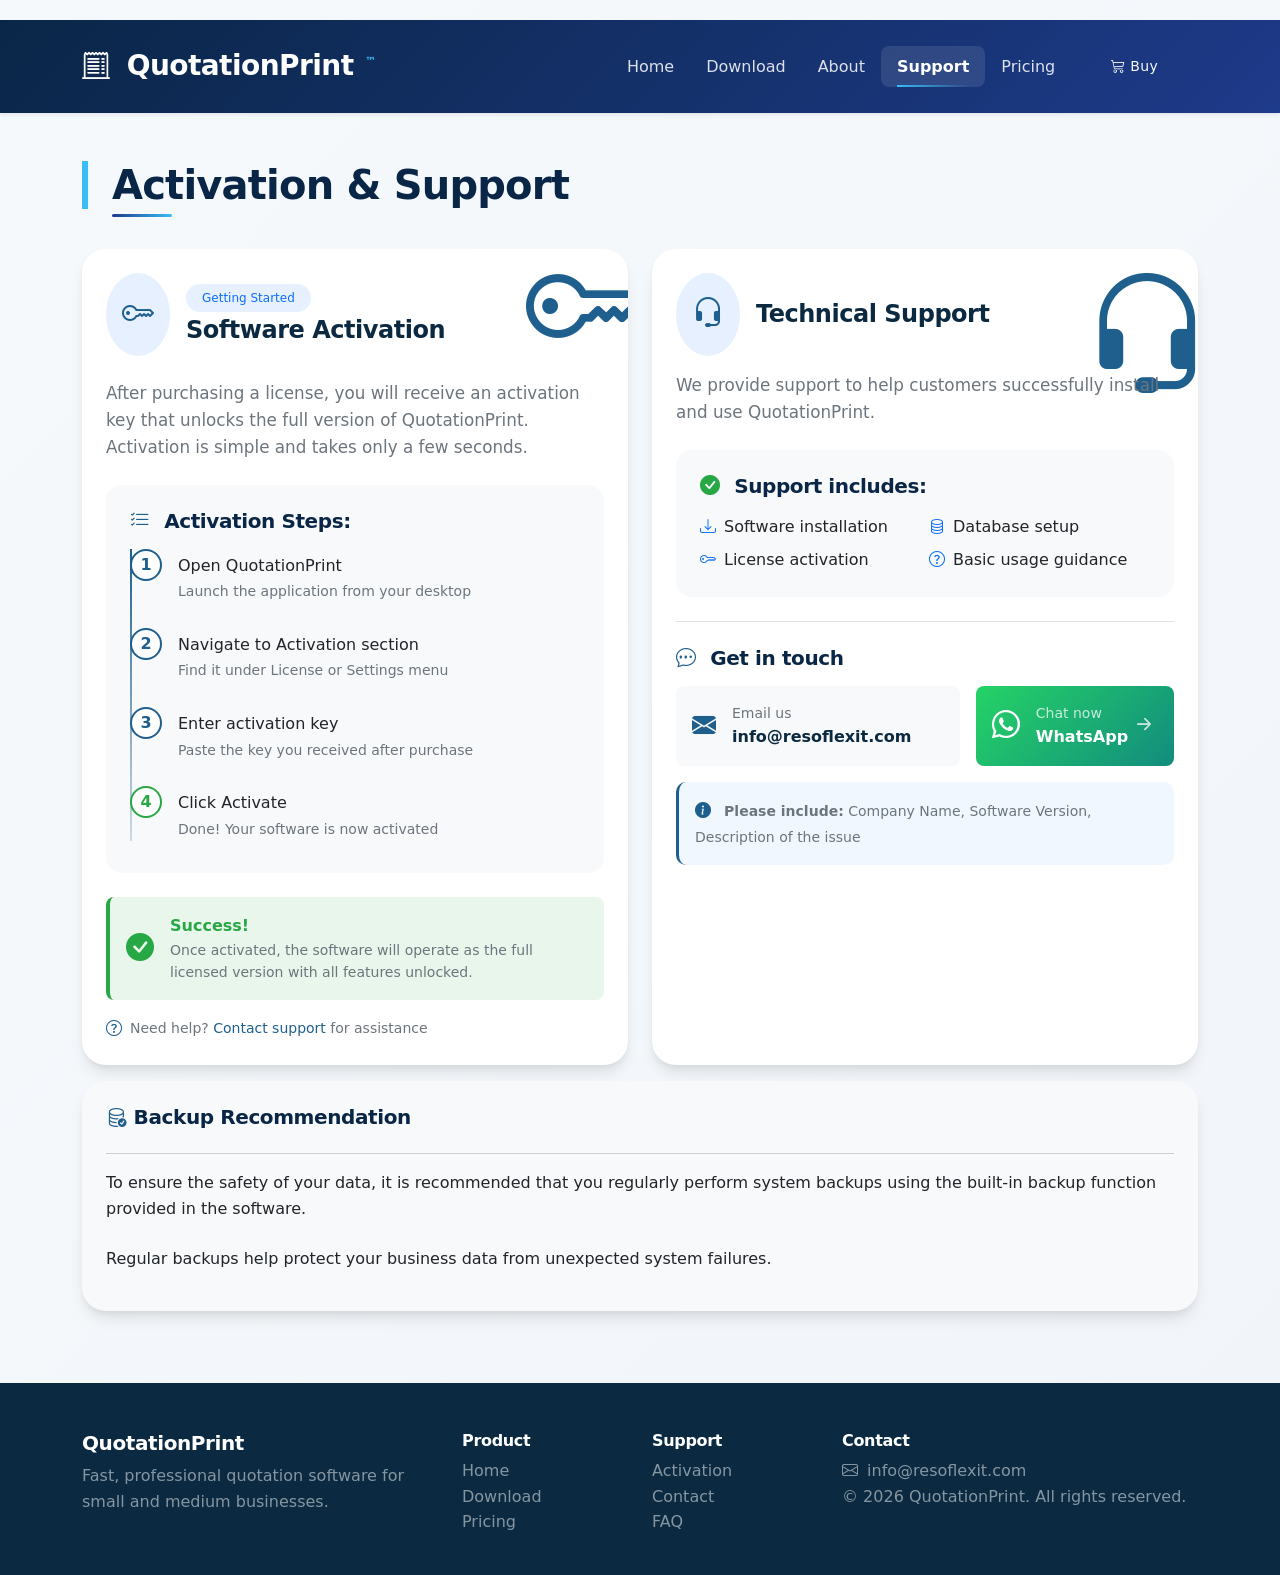
<file: support.html>
<!DOCTYPE html>
<html lang="en">
<head>
  <meta charset="UTF-8">
  <meta name="viewport" content="width=device-width, initial-scale=1.0">
  <title>QuotationPrint · Support</title>
  <!-- Bootstrap 5 (light + icons) -->
  <link href="https://cdn.jsdelivr.net/npm/bootstrap@5.3.2/dist/css/bootstrap.min.css" rel="stylesheet">
  <link rel="stylesheet" href="https://cdn.jsdelivr.net/npm/bootstrap-icons@1.11.3/font/bootstrap-icons.min.css">
  <link rel="stylesheet" href="style.css">
</head>
<body>

<!-- ======== NAVBAR ======== -->
<nav class="navbar navbar-expand-lg navbar-dark sticky-top shadow-sm">
  <div class="container">
    <a class="navbar-brand fw-semibold fs-3" href="index.html">
      <i class="bi bi-receipt-cutoff me-2"></i>
      <span class="notranslate brand-name">QuotationPrint</span>
    </a>
    <button class="navbar-toggler" type="button" data-bs-toggle="collapse" data-bs-target="#navbarMain" aria-controls="navbarMain" aria-expanded="false" aria-label="Toggle navigation">
      <span class="navbar-toggler-icon"></span>
    </button>
    <div class="collapse navbar-collapse" id="navbarMain">
      <ul class="navbar-nav ms-auto mb-2 mb-lg-0 align-items-center">
        <li class="nav-item"><a class="nav-link" href="index.html">Home</a></li>
        <li class="nav-item"><a class="nav-link" href="download.html">Download</a></li>
        <li class="nav-item"><a class="nav-link" href="about.html">About</a></li>
        <li class="nav-item"><a class="nav-link active" href="support.html">Support</a></li>
        <li class="nav-item"><a class="nav-link" href="pricing.html">Pricing</a></li>
        <li class="nav-item ms-lg-3">
          <a class="btn btn-outline-light btn-sm rounded-pill px-4" href="pricing.html">
            <i class="bi bi-cart3"></i> Buy
          </a>
        </li>
        <li class="nav-item ms-lg-3">
          <div id="google_translate_element"></div>
        </li>
      </ul>
    </div>
  </div>
</nav>

<!-- SUPPORT PAGE CONTENT -->
<section class="py-5">
  <div class="container">
    <h1 class="page-title">Activation & Support</h1>
    
    <div class="row g-4">
      <!-- Software Activation -->
      <div class="col-md-6">
        <div class="card p-4 h-100 position-relative overflow-hidden">
          <div class="position-absolute top-0 end-0 opacity-10" style="transform: translate(20%, -20%);">
            <i class="bi bi-key" style="font-size: 8rem; color: #1e5f8e;"></i>
          </div>
      
          <div class="position-relative" style="z-index: 2;">
            <div class="d-flex align-items-center mb-4">
              <div class="rounded-circle bg-primary bg-opacity-10 p-3 me-3">
                <i class="bi bi-key fs-2" style="color: #1e5f8e;"></i>
              </div>
              <div>
                <span class="badge bg-primary bg-opacity-10 text-primary px-3 py-2 rounded-pill mb-1">Getting Started</span>
                <h4 class="mb-0 fw-bold" style="color: #0b2a41;">Software Activation</h4>
              </div>
            </div>
        
            <p class="text-secondary mb-4" style="font-size: 1.05rem; line-height: 1.6;">
              After purchasing a license, you will receive an activation key that unlocks the full version of 
              <span class=" brand-name">QuotationPrint</span>. 
              Activation is simple and takes only a few seconds.
            </p>
        
            <div class="bg-light p-4 rounded-4 mb-4">
              <h5 class="fw-semibold mb-3">
                <i class="bi bi-list-check me-2" style="color: #1e5f8e;"></i>
                Activation Steps:
              </h5>
          
              <div class="position-relative">
                <div class="d-none d-md-block position-absolute start-0 top-0 bottom-0" style="width: 2px; background: linear-gradient(180deg, #1e5f8e 0%, rgba(30,95,142,0.2) 100%); left: 15px;"></div>
            
                <div class="d-flex mb-4 position-relative">
                  <div class="me-3 z-index-1 bg-white rounded-circle d-flex align-items-center justify-content-center" style="width: 32px; height: 32px; border: 2px solid #1e5f8e;">
                    <span class="fw-bold" style="color: #1e5f8e;">1</span>
                  </div>
                  <div class="flex-grow-1 pt-1">
                    <p class="mb-0 fw-medium">Open <span class="notranslate brand-name">QuotationPrint</span></p>
                    <small class="text-secondary">Launch the application from your desktop</small>
                  </div>
                </div>
            
                <div class="d-flex mb-4 position-relative">
                  <div class="me-3 z-index-1 bg-white rounded-circle d-flex align-items-center justify-content-center" style="width: 32px; height: 32px; border: 2px solid #1e5f8e;">
                    <span class="fw-bold" style="color: #1e5f8e;">2</span>
                  </div>
                  <div class="flex-grow-1 pt-1">
                    <p class="mb-0 fw-medium">Navigate to Activation section</p>
                    <small class="text-secondary">Find it under License or Settings menu</small>
                  </div>
                </div>
            
                <div class="d-flex mb-4 position-relative">
                  <div class="me-3 z-index-1 bg-white rounded-circle d-flex align-items-center justify-content-center" style="width: 32px; height: 32px; border: 2px solid #1e5f8e;">
                    <span class="fw-bold" style="color: #1e5f8e;">3</span>
                  </div>
                  <div class="flex-grow-1 pt-1">
                    <p class="mb-0 fw-medium">Enter activation key</p>
                    <small class="text-secondary">Paste the key you received after purchase</small>
                  </div>
                </div>
            
                <div class="d-flex mb-2 position-relative">
                  <div class="me-3 z-index-1 bg-white rounded-circle d-flex align-items-center justify-content-center" style="width: 32px; height: 32px; border: 2px solid #28a745;">
                    <span class="fw-bold" style="color: #28a745;">4</span>
                  </div>
                  <div class="flex-grow-1 pt-1">
                    <p class="mb-0 fw-medium">Click Activate</p>
                    <small class="text-secondary">Done! Your software is now activated</small>
                  </div>
                </div>
              </div>
            </div>
        
            <div class="p-3 rounded-3 d-flex align-items-center" style="background: rgba(40, 167, 69, 0.1); border-left: 4px solid #28a745;">
              <div class="me-3">
                <i class="bi bi-check-circle-fill fs-3" style="color: #28a745;"></i>
              </div>
              <div>
                <span class="fw-semibold" style="color: #28a745;">Success!</span>
                <p class="mb-0 text-secondary small">Once activated, the software will operate as the full licensed version with all features unlocked.</p>
              </div>
            </div>
        
            <div class="mt-3 d-flex align-items-center">
              <i class="bi bi-question-circle me-2" style="color: #1e5f8e;"></i>
              <small class="text-secondary">Need help? <a href="#" class="text-decoration-none" style="color: #1e5f8e;">Contact support</a> for assistance</small>
            </div>
          </div>
        </div>
      </div>
      
      <!-- Technical Support -->
      <div class="col-md-6">
        <div class="card p-4 h-100 position-relative overflow-hidden">
          <div class="position-absolute top-0 end-0 opacity-10" style="transform: translate(10%, -5%);">
            <i class="bi bi-headset" style="font-size: 8rem; color: #1e5f8e;"></i>
          </div>
      
          <div class="position-relative" style="z-index: 2;">
            <div class="d-flex align-items-center mb-3">
              <div class="rounded-circle bg-primary bg-opacity-10 p-3 me-3">
                <i class="bi bi-headset fs-2" style="color: #1e5f8e;"></i>
              </div>
              <h4 class="mb-0 fw-bold" style="color: #0b2a41;">Technical Support</h4>
            </div>
        
            <p class="text-secondary mb-4" style="font-size: 1.05rem; line-height: 1.6;">
              We provide support to help customers successfully install and use 
              <span class="brand-name">QuotationPrint</span>.
            </p>
        
            <div class="bg-light p-4 rounded-4 mb-4">
              <h5 class="fw-semibold mb-3">
                <i class="bi bi-check-circle-fill me-2" style="color: #28a745;"></i>
                Support includes:
              </h5>
              <div class="row g-2">
                <div class="col-6">
                  <div class="d-flex align-items-center">
                    <i class="bi bi-download text-primary me-2"></i>
                    <span>Software installation</span>
                  </div>
                </div>
                <div class="col-6">
                  <div class="d-flex align-items-center">
                    <i class="bi bi-database text-primary me-2"></i>
                    <span>Database setup</span>
                  </div>
                </div>
                <div class="col-6">
                  <div class="d-flex align-items-center">
                    <i class="bi bi-key text-primary me-2"></i>
                    <span>License activation</span>
                  </div>
                </div>
                <div class="col-6">
                  <div class="d-flex align-items-center">
                    <i class="bi bi-question-circle text-primary me-2"></i>
                    <span>Basic usage guidance</span>
                  </div>
                </div>
              </div>
            </div>
        
            <div class="border-top pt-4">
              <h5 class="fw-semibold mb-3">
                <i class="bi bi-chat-dots me-2" style="color: #1e5f8e;"></i>
                Get in touch
              </h5>
          
              <div class="row g-3">
                <div class="col-sm-7">
                  <div class="d-flex align-items-center p-3 bg-light rounded-3 h-100">
                    <div class="me-3">
                      <i class="bi bi-envelope-fill fs-4" style="color: #1e5f8e;"></i>
                    </div>
                    <div>
                      <small class="text-secondary d-block">Email us</small>
                      <a href="mailto:info@resoflexit.com" class="fw-semibold text-decoration-none" style="color: #0b2a41;">
                        info@resoflexit.com
                      </a>
                    </div>
                  </div>
                </div>
            
                <div class="col-sm-5">
                  <a href="https://wa.me/94740164044" target="_blank" class="text-decoration-none">
                    <div class="d-flex align-items-center p-3 rounded-3 h-100" style="background: linear-gradient(135deg, #25D366 0%, #128C7E 100%);">
                      <div class="me-3">
                        <i class="bi bi-whatsapp fs-3 text-white"></i>
                      </div>
                      <div>
                        <small class="text-white opacity-75 d-block">Chat now</small>
                        <span class="fw-bold text-white">WhatsApp</span>
                      </div>
                      <i class="bi bi-arrow-right-short fs-3 text-white ms-auto opacity-75"></i>
                    </div>
                  </a>
                </div>
              </div>
          
              <div class="mt-3 p-3" style="background: #f0f7ff; border-radius: 10px; border-left: 3px solid #1e5f8e;">
                <i class="bi bi-info-circle-fill me-2" style="color: #1e5f8e;"></i>
                <span class="small text-secondary">
                  <span class="fw-semibold">Please include:</span> Company Name, Software Version, Description of the issue
                </span>
              </div>
            </div>
          </div>
        </div>
      </div>

      <!-- Backup Recommendation -->
      <div class="col-12 mt-3">
        <div class="card p-4 bg-light">
          <h5><i class="bi bi-database-check me-2" style="color: #1e5f8e;"></i>Backup Recommendation</h5>
          <hr class="my-3">
          <p class="mb-0">To ensure the safety of your data, it is recommended that you regularly perform system backups using the built-in backup function provided in the software.</p>
          <div class="my-1 py-2"></div>
          <p>Regular backups help protect your business data from unexpected system failures.</p>
        </div>
      </div>
    </div>
  </div>
</section>

<!-- FOOTER -->
<footer class="pt-5 pb-4 mt-4">
  <div class="container">
    <div class="row">
      <div class="col-md-4">
        <h5 class="text-white">
          <span class="notranslate brand-name">QuotationPrint</span>
        </h5>
        <p class="text-white-50">Fast, professional quotation software for small and medium businesses.</p>
      </div>
      <div class="col-md-2">
        <h6 class="text-white">Product</h6>
        <ul class="list-unstyled">
          <li><a href="index.html" class="text-white-50 text-decoration-none">Home</a></li>
          <li><a href="download.html" class="text-white-50 text-decoration-none">Download</a></li>
          <li><a href="pricing.html" class="text-white-50 text-decoration-none">Pricing</a></li>
        </ul>
      </div>
      <div class="col-md-2">
        <h6 class="text-white">Support</h6>
        <ul class="list-unstyled">
          <li><a href="support.html" class="text-white-50 text-decoration-none">Activation</a></li>
          <li><a href="support.html" class="text-white-50 text-decoration-none">Contact</a></li>
          <li class="text-white-50">FAQ</li>
        </ul>
      </div>
      <div class="col-md-4">
        <h6 class="text-white">Contact</h6>
        <p class="text-white-50">
          <i class="bi bi-envelope me-1"></i> info@resoflexit.com<br>
          © 2026 <span class="notranslate brand-name">QuotationPrint</span>. All rights reserved.
        </p>
      </div>
    </div>
  </div>
</footer>

<!-- Bootstrap JS -->
<script src="https://cdn.jsdelivr.net/npm/bootstrap@5.3.2/dist/js/bootstrap.bundle.min.js"></script>
<script src="script.js"></script>
<script src="//translate.google.com/translate_a/element.js?cb=googleTranslateElementInit"></script>
</body>
</html>
</file>
<file: style.css>
/* Main Stylesheet - Quotation Printing Software
   Color Palette: Navy Blue (#0a2647), Royal Blue (#1e3a8a), 
   Sky Blue (#38bdf8), Success Green (#10b981), Warm Gray (#f8fafc)
*/

/* ===== BASE STYLES ===== */
:root {
  --primary-dark: #0a2647;
  --primary: #1e3a8a;
  --primary-light: #2563eb;
  --primary-soft: #60a5fa;
  --accent: #38bdf8;
  --success: #10b981;
  --success-light: #d1fae5;
  --warning: #f59e0b;
  --danger: #ef4444;
  --dark: #0f172a;
  --gray-dark: #334155;
  --gray: #64748b;
  --gray-light: #94a3b8;
  --light: #f8fafc;
  --white: #ffffff;
  --shadow-sm: 0 4px 6px -1px rgba(0, 0, 0, 0.1), 0 2px 4px -1px rgba(0, 0, 0, 0.06);
  --shadow-md: 0 10px 15px -3px rgba(0, 0, 0, 0.1), 0 4px 6px -2px rgba(0, 0, 0, 0.05);
  --shadow-lg: 0 20px 25px -5px rgba(0, 0, 0, 0.1), 0 10px 10px -5px rgba(0, 0, 0, 0.04);
  --shadow-xl: 0 25px 50px -12px rgba(0, 0, 0, 0.25);
  --border-radius: 1rem;
  --border-radius-sm: 0.5rem;
  --border-radius-lg: 1.5rem;
  --transition: all 0.3s cubic-bezier(0.4, 0, 0.2, 1);
}

body {
  background: linear-gradient(135deg, #f6f9fc 0%, #f1f5f9 100%);
  font-family: 'Inter', 'Segoe UI', system-ui, -apple-system, sans-serif;
  color: var(--dark);
  line-height: 1.6;
  min-height: 100vh;
  margin-top: 20px;
}

/* ===== TYPOGRAPHY ===== */
h1, h2, h3, h4, h5, h6 {
  font-weight: 600;
  letter-spacing: -0.02em;
  color: var(--primary-dark);
}

.page-title {
  color: var(--primary-dark);
  font-weight: 700;
  font-size: 2.5rem;
  border-left: 6px solid var(--accent);
  padding-left: 1.5rem;
  margin-bottom: 2.5rem;
  position: relative;
}

.page-title::after {
  content: '';
  position: absolute;
  bottom: -0.5rem;
  left: 1.5rem;
  width: 60px;
  height: 3px;
  background: linear-gradient(90deg, var(--primary), var(--accent));
  border-radius: 2px;
}

.section-title {
  padding-bottom: 2rem;
}

.section-title h2 {
  font-weight: 700;
  color: var(--primary-dark);
  font-size: 2.5rem;
  border-left: 5px solid var(--accent);
  padding-left: 1.5rem;
  margin-bottom: 1rem;
}

/* ===== NAVBAR ===== */
.navbar {
  padding: 1rem 0;
  box-shadow: var(--shadow-md);
}

.navbar-dark {
  background: linear-gradient(135deg, var(--primary-dark) 0%, var(--primary) 100%) !important;
}

.navbar-brand {
  font-weight: 700;
  font-size: 1.5rem;
  letter-spacing: -0.02em;
  color: var(--white) !important;
  position: relative;
  padding: 0.5rem 0;
}

.navbar-brand::after {
  content: '™';
  font-size: 0.7rem;
  vertical-align: super;
  margin-left: 2px;
  color: var(--accent);
}

.nav-link {
  font-weight: 500;
  padding: 0.5rem 1rem !important;
  color: rgba(255, 255, 255, 0.85) !important;
  transition: var(--transition);
  position: relative;
}

.nav-link:hover {
  color: var(--white) !important;
  transform: translateY(-1px);
}

.nav-item .active {
  font-weight: 600;
  color: var(--white) !important;
  background: rgba(255, 255, 255, 0.1);
  border-radius: var(--border-radius-sm);
}

.nav-item .active::after {
  content: '';
  position: absolute;
  bottom: 0;
  left: 1rem;
  right: 1rem;
  height: 2px;
  background: linear-gradient(90deg, var(--accent), transparent);
}

/* ===== CARDS ===== */
.card {
  border: none;
  border-radius: var(--border-radius-lg);
  background: var(--white);
  box-shadow: var(--shadow-md);
  transition: var(--transition);
  overflow: hidden;
  position: relative;
}

.card::before {
  content: '';
  position: absolute;
  top: 0;
  left: 0;
  right: 0;
  height: 4px;
  background: linear-gradient(90deg, var(--primary), var(--accent));
  opacity: 0;
  transition: var(--transition);
}

.card:hover {
  transform: translateY(-8px);
  box-shadow: var(--shadow-xl);
}

.card:hover::before {
  opacity: 1;
}

.card-header {
  background: linear-gradient(135deg, var(--light), var(--white));
  border-bottom: 1px solid rgba(0, 0, 0, 0.05);
  padding: 1.25rem 1.5rem;
  font-weight: 600;
}

.card-body {
  padding: 1.5rem;
}

/* ===== BUTTONS ===== */
.btn {
  border-radius: 40px;
  padding: 0.6rem 2rem;
  font-weight: 500;
  letter-spacing: 0.3px;
  transition: var(--transition);
  position: relative;
  overflow: hidden;
  border: none;
}

.btn::after {
  content: '';
  position: absolute;
  top: 50%;
  left: 50%;
  width: 0;
  height: 0;
  border-radius: 50%;
  background: rgba(255, 255, 255, 0.2);
  transform: translate(-50%, -50%);
  transition: width 0.6s, height 0.6s;
}

.btn:hover::after {
  width: 300px;
  height: 300px;
}

.btn-primary {
  background: linear-gradient(135deg, var(--primary) 0%, var(--primary-light) 100%);
  box-shadow: 0 4px 15px rgba(30, 58, 138, 0.3);
}

.btn-primary:hover {
  background: linear-gradient(135deg, var(--primary-dark) 0%, var(--primary) 100%);
  transform: translateY(-2px);
  box-shadow: 0 6px 20px rgba(30, 58, 138, 0.4);
}

.btn-outline-primary {
  border: 2px solid var(--primary);
  color: var(--primary);
  background: transparent;
}

.btn-outline-primary:hover {
  background: linear-gradient(135deg, var(--primary) 0%, var(--primary-light) 100%);
  border-color: transparent;
  color: var(--white);
}

.btn-soft {
  background: var(--primary-soft);
  color: var(--white);
  border-radius: 40px;
  padding: 0.5rem 1.8rem;
  box-shadow: 0 4px 10px rgba(96, 165, 250, 0.3);
}

.btn-soft:hover {
  background: var(--primary);
  transform: translateY(-2px);
}

.btn-success {
  background: linear-gradient(135deg, var(--success) 0%, #059669 100%);
  box-shadow: 0 4px 15px rgba(16, 185, 129, 0.3);
}

.btn-warning {
  background: linear-gradient(135deg, var(--warning) 0%, #d97706 100%);
  color: var(--white);
}

/* ===== FEATURE BOXES ===== */
.feature-box {
  padding: 2rem;
  background: var(--white);
  border-radius: var(--border-radius);
  box-shadow: var(--shadow-sm);
  transition: var(--transition);
  position: relative;
  z-index: 1;
  overflow: hidden;
  margin: 1rem 0;
}

.feature-box::before {
  content: '';
  position: absolute;
  top: 0;
  left: 0;
  right: 0;
  bottom: 0;
  background: linear-gradient(135deg, var(--primary) 0%, var(--primary-light) 100%);
  z-index: -1;
  opacity: 0;
  transition: var(--transition);
}

.feature-box:hover {
  transform: translateY(-5px) scale(1.02);
  box-shadow: var(--shadow-lg);
}

.feature-box:hover::before {
  opacity: 1;
}

.feature-box:hover * {
  color: var(--white) !important;
}

.feature-icon {
  font-size: 2.5rem;
  color: var(--primary);
  margin-bottom: 1rem;
  transition: var(--transition);
}

.feature-box-1 {
  padding: 2.5rem;
  background: var(--white);
  box-shadow: var(--shadow-md);
  border-radius: var(--border-radius);
  position: relative;
  z-index: 1;
  overflow: hidden;
  transition: var(--transition);
}

.feature-box-1 .icon {
  width: 80px;
  height: 80px;
  line-height: 80px;
  background: linear-gradient(135deg, var(--primary) 0%, var(--primary-light) 100%);
  color: var(--white);
  text-align: center;
  border-radius: 50%;
  margin-bottom: 1.5rem;
  font-size: 2rem;
  box-shadow: var(--shadow-md);
  transition: var(--transition);
}

.feature-box-1 h5 {
  color: var(--primary-dark);
  font-weight: 600;
  margin-bottom: 1rem;
}

.feature-box-1:hover {
  background: linear-gradient(135deg, var(--primary) 0%, var(--primary-light) 100%);
  color: var(--white);
  transform: translateY(-5px);
}

.feature-box-1:hover .icon {
  background: var(--white);
  color: var(--primary);
  transform: rotate(360deg);
}

.feature-box-1:hover h5,
.feature-box-1:hover p {
  color: var(--white);
}

/* ===== PRICING CARDS ===== */
.pricing-card {
  background: var(--white);
  border-radius: var(--border-radius-lg);
  padding: 2.5rem 2rem;
  text-align: center;
  box-shadow: var(--shadow-md);
  transition: var(--transition);
  position: relative;
  overflow: hidden;
}

.pricing-card::before {
  content: '';
  position: absolute;
  top: 0;
  left: 0;
  right: 0;
  height: 8px;
  background: linear-gradient(90deg, var(--primary), var(--accent));
}

.pricing-card.popular::after {
  content: 'Most Popular';
  position: absolute;
  top: 1.5rem;
  right: -2rem;
  background: linear-gradient(135deg, var(--warning) 0%, #d97706 100%);
  color: var(--white);
  padding: 0.3rem 3rem;
  font-size: 0.85rem;
  font-weight: 600;
  transform: rotate(45deg);
  box-shadow: var(--shadow-sm);
}

.pricing-card .price {
  font-size: 3rem;
  font-weight: 800;
  color: var(--primary-dark);
  margin: 1.5rem 0;
  line-height: 1;
}

.pricing-card .price small {
  font-size: 1rem;
  font-weight: 400;
  color: var(--gray);
}

.pricing-card:hover {
  transform: translateY(-10px) scale(1.02);
  box-shadow: var(--shadow-xl);
}

/* ===== LISTS ===== */
.list-checked {
  list-style: none;
  padding-left: 0;
}

.list-checked li {
  margin-bottom: 0.75rem;
  display: flex;
  align-items: center;
}

.list-checked li::before {
  content: "✓";
  display: inline-flex;
  align-items: center;
  justify-content: center;
  width: 22px;
  height: 22px;
  background: var(--success-light);
  color: var(--success);
  font-weight: 700;
  border-radius: 50%;
  margin-right: 0.75rem;
  font-size: 14px;
}

/* ===== BADGES ===== */
.badge {
  padding: 0.5rem 1rem;
  font-weight: 500;
  border-radius: 40px;
}

.badge-soft {
  background: linear-gradient(135deg, #e0f2fe 0%, #bae6fd 100%);
  color: var(--primary);
}

.badge-success {
  background: linear-gradient(135deg, var(--success-light) 0%, #a7f3d0 100%);
  color: #065f46;
}

.badge-warning {
  background: linear-gradient(135deg, #fef3c7 0%, #fde68a 100%);
  color: #92400e;
}

/* ===== FOOTER ===== */
.footer {
  background: linear-gradient(135deg, var(--primary-dark) 0%, var(--primary) 100%);
  color: rgba(255, 255, 255, 0.8);
  padding: 4rem 0 2rem;
  margin-top: 4rem;
  position: relative;
}

.footer::before {
  content: '';
  position: absolute;
  top: 0;
  left: 0;
  right: 0;
  height: 4px;
  background: linear-gradient(90deg, var(--accent), var(--success), var(--accent));
}

.footer h5,
.footer h6 {
  color: var(--white);
  font-weight: 600;
  margin-bottom: 1.5rem;
  position: relative;
  display: inline-block;
}

.footer h5::after,
.footer h6::after {
  content: '';
  position: absolute;
  bottom: -0.5rem;
  left: 0;
  width: 40px;
  height: 2px;
  background: var(--accent);
}

.footer a {
  color: rgba(255, 255, 255, 0.7);
  text-decoration: none;
  transition: var(--transition);
}

.footer a:hover {
  color: var(--white) !important;
  transform: translateX(5px);
}

.footer-bottom {
  background: rgba(0, 0, 0, 0.2);
  padding: 1.5rem 0;
  margin-top: 3rem;
}

/* ===== UTILITY CLASSES ===== */
.shadow-hover {
  transition: var(--transition);
}

.shadow-hover:hover {
  box-shadow: var(--shadow-lg);
}

.gradient-bg {
  background: linear-gradient(135deg, var(--primary) 0%, var(--primary-light) 100%);
}

.gradient-text {
  background: linear-gradient(135deg, var(--primary) 0%, var(--accent) 100%);
  -webkit-background-clip: text;
  -webkit-text-fill-color: transparent;
  background-clip: text;
}

.rounded-custom {
  border-radius: var(--border-radius);
}

.rounded-custom-lg {
  border-radius: var(--border-radius-lg);
}

/* ===== ANIMATIONS ===== */
@keyframes float {
  0%, 100% { transform: translateY(0); }
  50% { transform: translateY(-10px); }
}

.float-animation {
  animation: float 3s ease-in-out infinite;
}

@keyframes pulse-glow {
  0%, 100% { box-shadow: 0 0 0 0 rgba(56, 189, 248, 0.4); }
  50% { box-shadow: 0 0 0 15px rgba(56, 189, 248, 0); }
}

.pulse-glow {
  animation: pulse-glow 2s infinite;
}

/* ===== MEDIA QUERIES ===== */
@media (max-width: 768px) {
  .page-title {
    font-size: 2rem;
    padding-left: 1rem;
  }

  .section-title h2 {
    font-size: 2rem;
  }

  .pricing-card {
    margin-bottom: 1.5rem;
  }

  .feature-box,
  .feature-box-1 {
    padding: 1.5rem;
  }
}

/* ===== PRINT STYLES ===== */
@media print {
  .navbar,
  .footer,
  .btn {
    display: none;
  }

  body {
    background: white;
  }

  .card {
    box-shadow: none;
    border: 1px solid #ddd;
  }
}

/* ===== UNIQUE EXTRA STYLES ===== */
hr {
  opacity: 0.2;
}

.price {
  font-size: 2.5rem;
  font-weight: 700;
  color: #0b2a41;
  margin: 1rem 0;
}

footer {
  background-color: #0b2a41;
}

footer h5,
footer h6 {
  color: white;
}

footer a {
  transition: color 0.2s;
}

footer a:hover {
  color: white !important;
}

body {
  margin-top: 20px;
}

.feature-box-1 * {
  -moz-transition: ease all 0.35s;
  -o-transition: ease all 0.35s;
  -webkit-transition: ease all 0.35s;
  transition: ease all 0.35s;
}

.feature-box-1 .icon i {
  line-height: 70px;
}

.feature-box-1 p {
  margin: 0;
}

.feature-box-1:after {
  content: "";
  position: absolute;
  top: 0;
  bottom: 0;
  left: auto;
  right: 0;
  border-radius: 10px;
  width: 0;
  background: #1b4c74;
  z-index: -1;
  -moz-transition: ease all 0.35s;
  -o-transition: ease all 0.35s;
  -webkit-transition: ease all 0.35s;
  transition: ease all 0.35s;
}

.feature-box-1:hover p {
  color: rgba(255, 255, 255, 0.8);
}

.feature-box-1:hover:after {
  width: 100%;
  height: 100%;
  border-radius: 10px;
  left: 0;
  right: auto;
}

.section {
  padding: 100px 0;
  position: relative;
}
.lang-switcher {
  display: inline-flex;
  align-items: center;
  gap: 0.35rem;
  padding: 0.3rem;
  border-radius: 999px;
  background: rgba(255, 255, 255, 0.12);
  border: 1px solid rgba(255, 255, 255, 0.22);
  backdrop-filter: blur(8px);
}

.lang-btn {
  border: 0;
  background: transparent;
  color: #fff;
  padding: 0.38rem 0.8rem;
  border-radius: 999px;
  font-size: 0.9rem;
  font-weight: 600;
  line-height: 1;
  transition: all 0.25s ease;
}

.lang-btn:hover {
  background: rgba(255, 255, 255, 0.14);
}

.lang-btn.active {
  background: #ffffff;
  color: #0a2647;
  box-shadow: 0 4px 12px rgba(0, 0, 0, 0.18);
}

@media (max-width: 991.98px) {
  .lang-switcher {
    margin-top: 0.75rem;
  }
}
.brand-name {
  white-space: nowrap;
}
</file>
